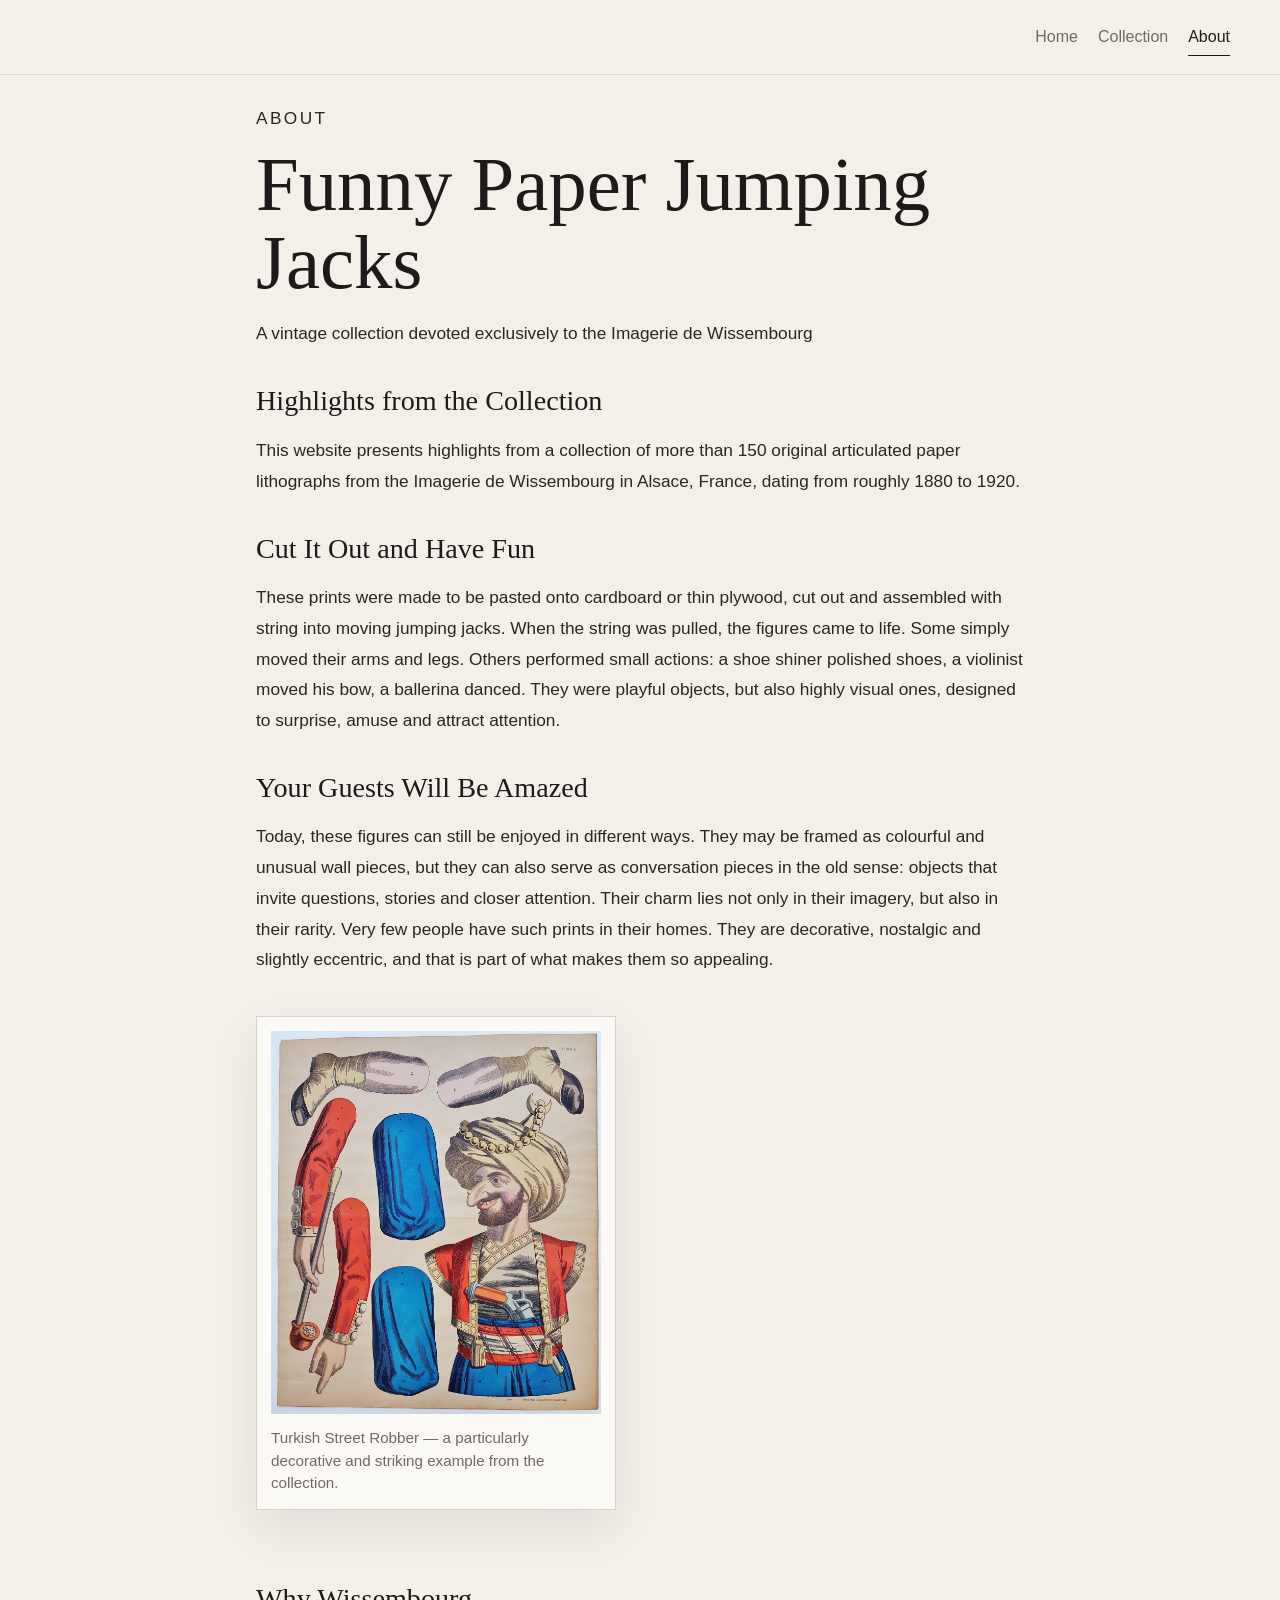
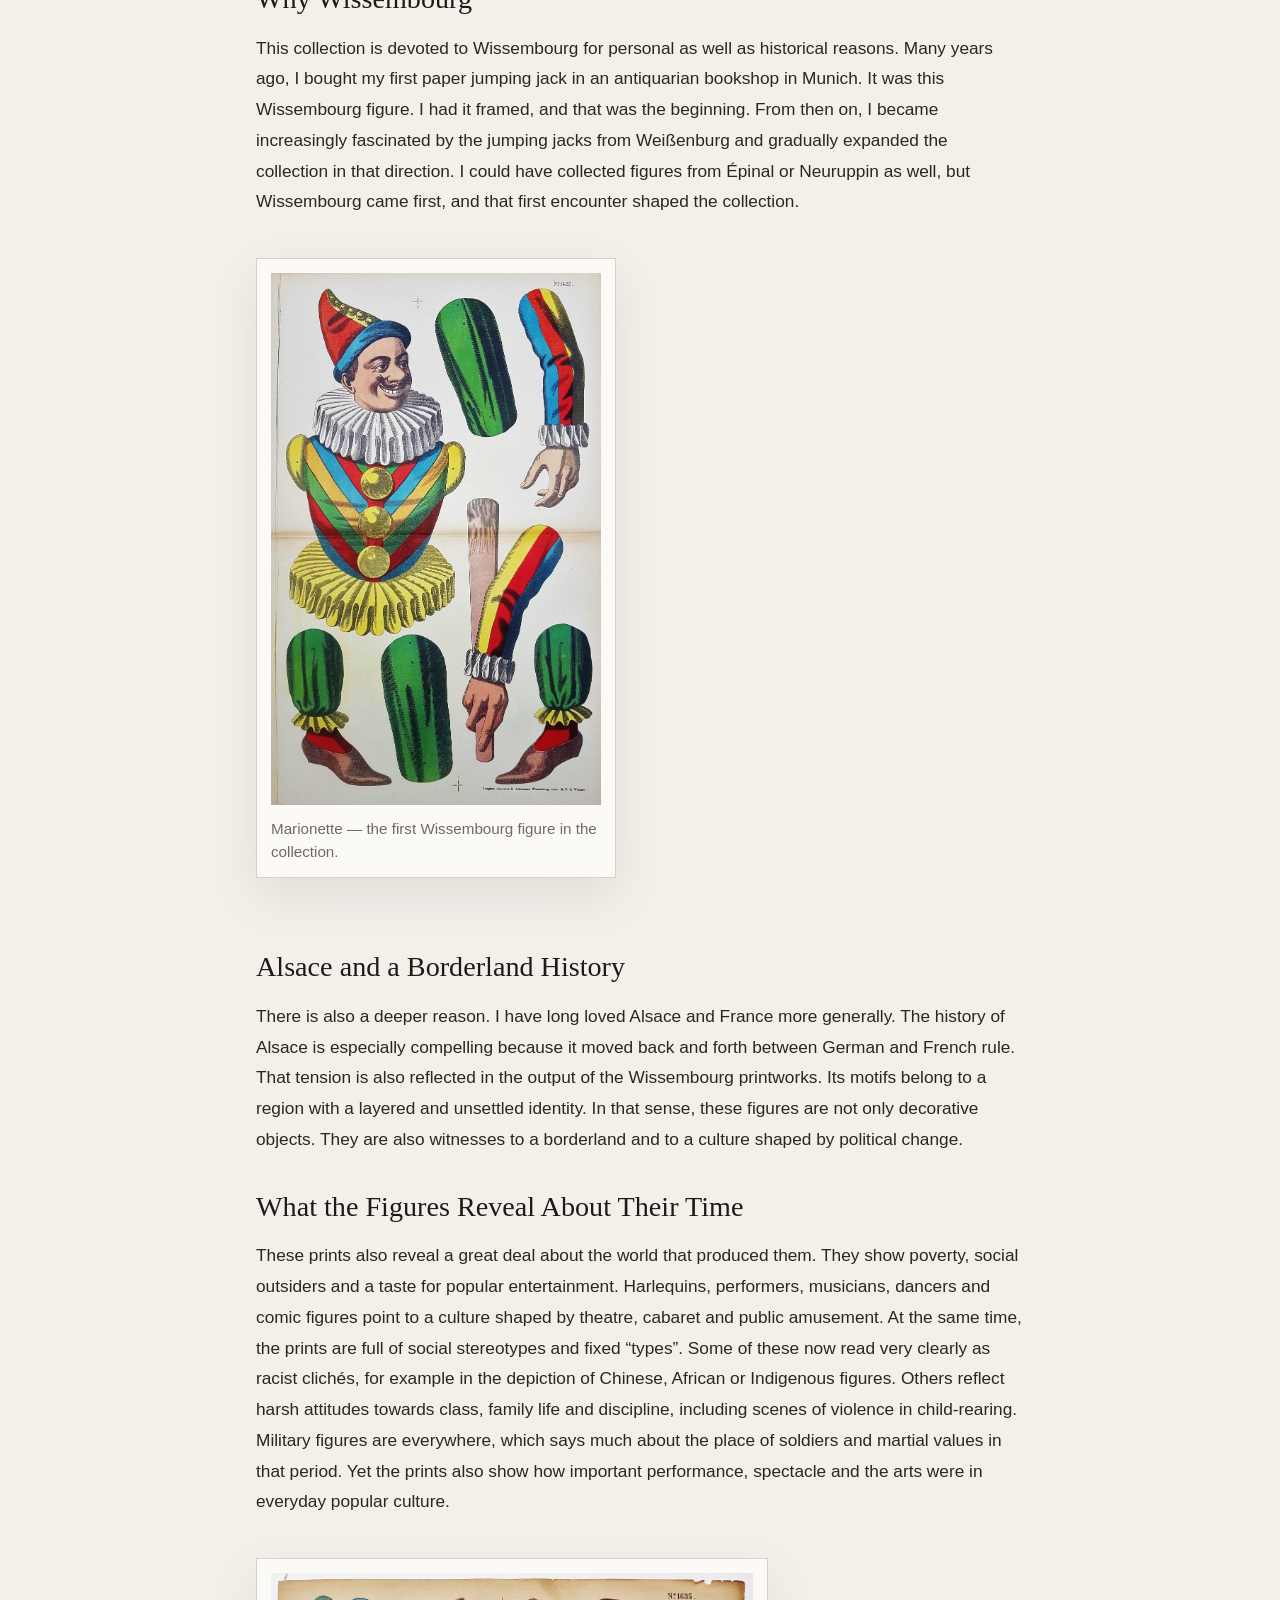
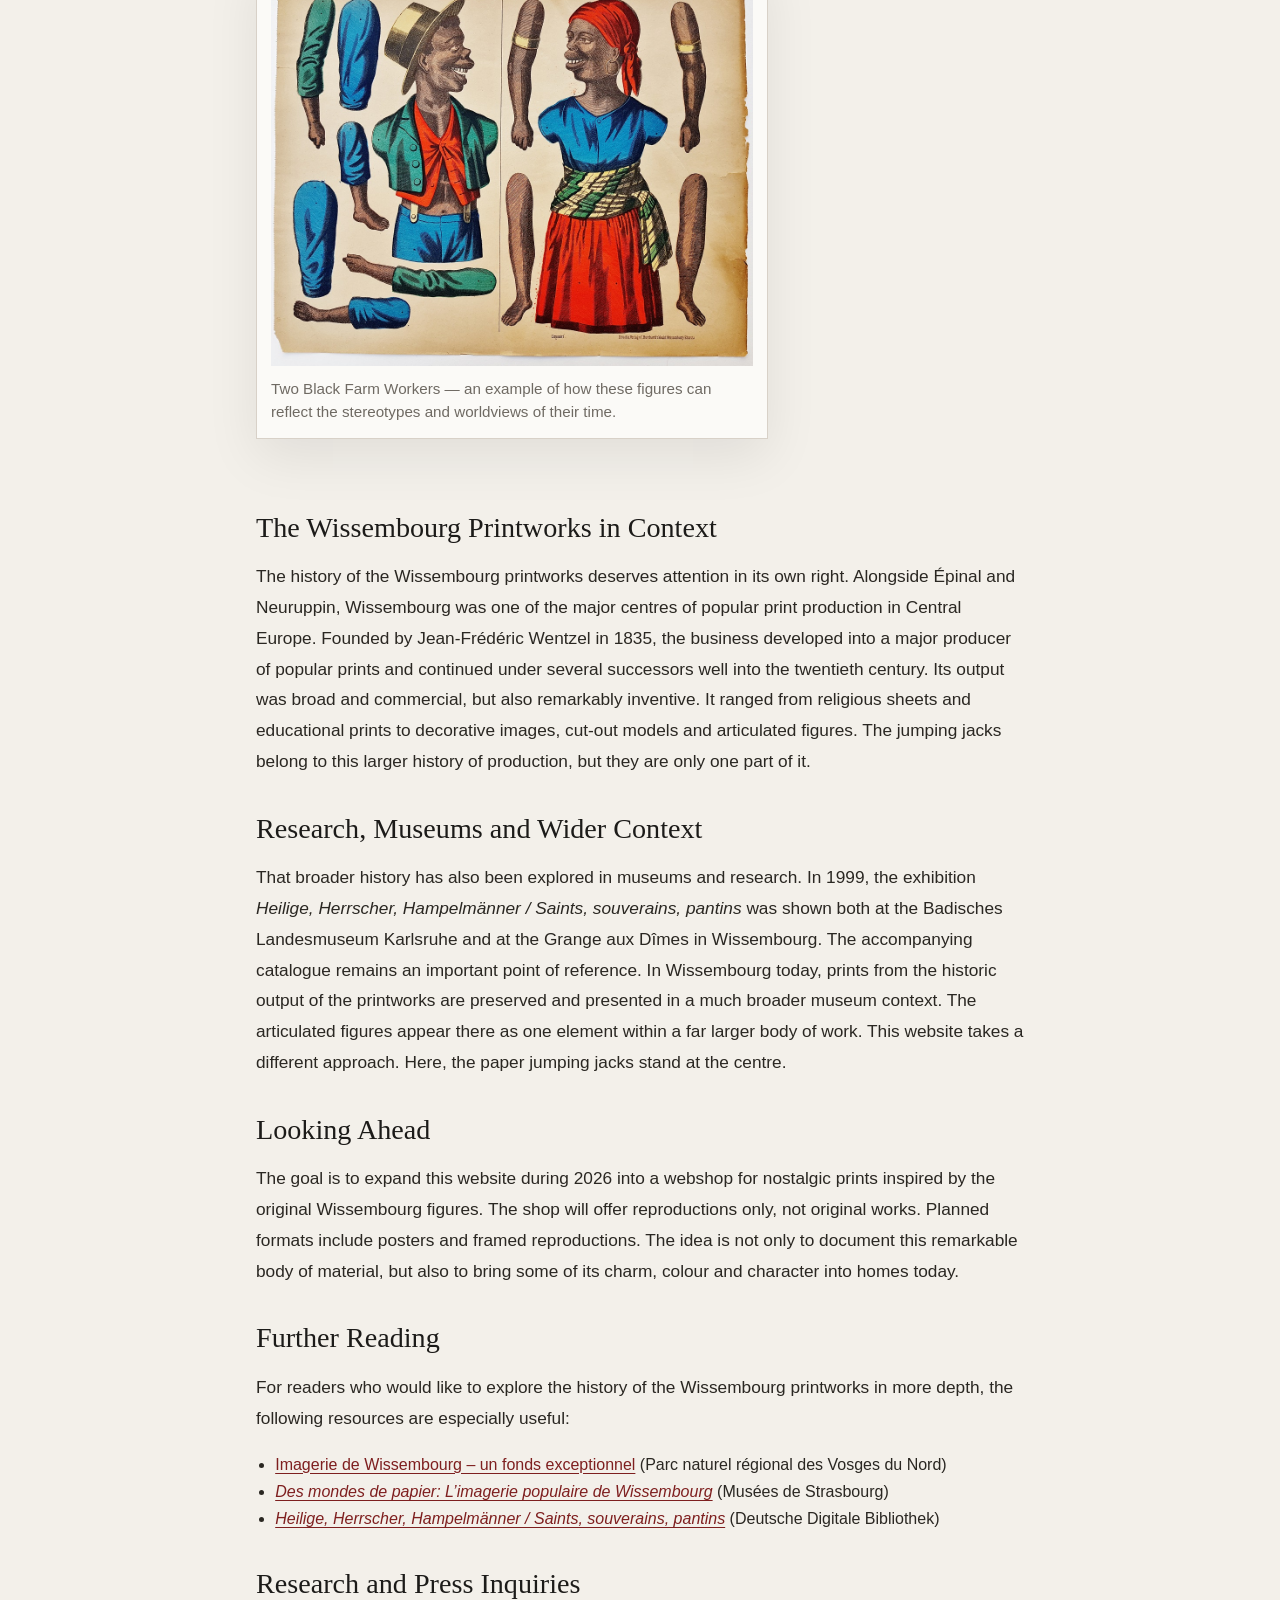
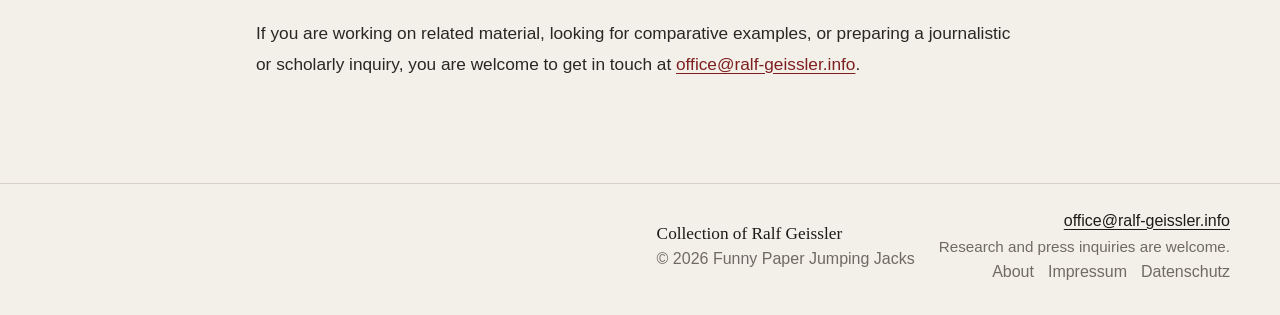
<file: about.html>
<!doctype html>
<html lang="en">
<head>
  <meta charset="utf-8" />
  <meta name="viewport" content="width=device-width, initial-scale=1" />
  <title>About the Collection · Funny Paper Jumping Jacks</title>
  <meta name="description" content="Learn more about this Wissembourg-only vintage print collection, the Imagerie de Wissembourg, and the nostalgic appeal of tactile paper objects in a digital age." />
  <meta name="robots" content="index,follow" />
  <link rel="canonical" href="https://ralf-munich.github.io/funny-paper-jumping-jacks/about.html" />
  <meta property="og:type" content="website" />
  <meta property="og:site_name" content="Funny Paper Jumping Jacks" />
  <meta property="og:title" content="About the Collection · Funny Paper Jumping Jacks" />
  <meta property="og:description" content="Learn more about this Wissembourg-only vintage print collection, the Imagerie de Wissembourg, and the nostalgic appeal of tactile paper objects in a digital age." />
  <meta property="og:url" content="https://ralf-munich.github.io/funny-paper-jumping-jacks/about.html" />
  <meta property="og:image" content="https://ralf-munich.github.io/funny-paper-jumping-jacks/assets/images/catalog/01-364-h-amoureux-grand.jpg" />
  <meta name="twitter:card" content="summary_large_image" />
  <meta name="twitter:title" content="About the Collection · Funny Paper Jumping Jacks" />
  <meta name="twitter:description" content="Learn more about this Wissembourg-only vintage print collection, the Imagerie de Wissembourg, and the nostalgic appeal of tactile paper objects in a digital age." />
  <meta name="twitter:image" content="https://ralf-munich.github.io/funny-paper-jumping-jacks/assets/images/catalog/01-364-h-amoureux-grand.jpg" />
  <link rel="stylesheet" href="assets/css/styles.css" />
</head>
<body>
  <header class="site-header"><div class="wrap header-inner"><nav class="nav"><a href="index.html" class="nav-link">Home</a><a href="collection.html" class="nav-link">Collection</a><a href="about.html" class="nav-link active">About</a></nav></div></header>

<main class="wrap section page-text">
  <p class="eyebrow">About</p>
  <h1>Funny Paper Jumping Jacks</h1>
  <p class="subtitle">A vintage collection devoted exclusively to the Imagerie de Wissembourg</p>

  <h2>Highlights from the Collection</h2>
  <p>This website presents highlights from a collection of more than 150 original articulated paper lithographs from the Imagerie de Wissembourg in Alsace, France, dating from roughly 1880 to 1920.</p>

  <h2>Cut It Out and Have Fun</h2>
  <p>These prints were made to be pasted onto cardboard or thin plywood, cut out and assembled with string into moving jumping jacks. When the string was pulled, the figures came to life. Some simply moved their arms and legs. Others performed small actions: a shoe shiner polished shoes, a violinist moved his bow, a ballerina danced. They were playful objects, but also highly visual ones, designed to surprise, amuse and attract attention.</p>

  <h2>Your Guests Will Be Amazed</h2>
  <p>Today, these figures can still be enjoyed in different ways. They may be framed as colourful and unusual wall pieces, but they can also serve as conversation pieces in the old sense: objects that invite questions, stories and closer attention. Their charm lies not only in their imagery, but also in their rarity. Very few people have such prints in their homes. They are decorative, nostalgic and slightly eccentric, and that is part of what makes them so appealing.</p>
  <figure class="about-figure about-figure-half">
    <img src="assets/images/about/turkish-street-robber-decorative.jpg" alt="Turkish Street Robber from the Wissembourg collection" />
    <figcaption>Turkish Street Robber — a particularly decorative and striking example from the collection.</figcaption>
  </figure>

  <h2>Why Wissembourg</h2>
  <p>This collection is devoted to Wissembourg for personal as well as historical reasons. Many years ago, I bought my first paper jumping jack in an antiquarian bookshop in Munich. It was this Wissembourg figure. I had it framed, and that was the beginning. From then on, I became increasingly fascinated by the jumping jacks from Weißenburg and gradually expanded the collection in that direction. I could have collected figures from Épinal or Neuruppin as well, but Wissembourg came first, and that first encounter shaped the collection.</p>
  <figure class="about-figure about-figure-half">
    <img src="assets/images/about/marionette-first-figure.jpg" alt="Marionette, the first Wissembourg figure in the collection" />
    <figcaption>Marionette — the first Wissembourg figure in the collection.</figcaption>
  </figure>

  <h2>Alsace and a Borderland History</h2>
  <p>There is also a deeper reason. I have long loved Alsace and France more generally. The history of Alsace is especially compelling because it moved back and forth between German and French rule. That tension is also reflected in the output of the Wissembourg printworks. Its motifs belong to a region with a layered and unsettled identity. In that sense, these figures are not only decorative objects. They are also witnesses to a borderland and to a culture shaped by political change.</p>

  <h2>What the Figures Reveal About Their Time</h2>
  <p>These prints also reveal a great deal about the world that produced them. They show poverty, social outsiders and a taste for popular entertainment. Harlequins, performers, musicians, dancers and comic figures point to a culture shaped by theatre, cabaret and public amusement. At the same time, the prints are full of social stereotypes and fixed “types”. Some of these now read very clearly as racist clichés, for example in the depiction of Chinese, African or Indigenous figures. Others reflect harsh attitudes towards class, family life and discipline, including scenes of violence in child-rearing. Military figures are everywhere, which says much about the place of soldiers and martial values in that period. Yet the prints also show how important performance, spectacle and the arts were in everyday popular culture.</p>
  <figure class="about-figure about-figure-wide">
    <img src="assets/images/about/two-black-farm-workers-zeitgeist.jpg" alt="Two Black Farm Workers, illustrating historical stereotypes in the figures" />
    <figcaption>Two Black Farm Workers — an example of how these figures can reflect the stereotypes and worldviews of their time.</figcaption>
  </figure>

  <h2>The Wissembourg Printworks in Context</h2>
  <p>The history of the Wissembourg printworks deserves attention in its own right. Alongside Épinal and Neuruppin, Wissembourg was one of the major centres of popular print production in Central Europe. Founded by Jean-Frédéric Wentzel in 1835, the business developed into a major producer of popular prints and continued under several successors well into the twentieth century. Its output was broad and commercial, but also remarkably inventive. It ranged from religious sheets and educational prints to decorative images, cut-out models and articulated figures. The jumping jacks belong to this larger history of production, but they are only one part of it.</p>

  <h2>Research, Museums and Wider Context</h2>
  <p>That broader history has also been explored in museums and research. In 1999, the exhibition <em>Heilige, Herrscher, Hampelmänner / Saints, souverains, pantins</em> was shown both at the Badisches Landesmuseum Karlsruhe and at the Grange aux Dîmes in Wissembourg. The accompanying catalogue remains an important point of reference. In Wissembourg today, prints from the historic output of the printworks are preserved and presented in a much broader museum context. The articulated figures appear there as one element within a far larger body of work. This website takes a different approach. Here, the paper jumping jacks stand at the centre.</p>

  <h2>Looking Ahead</h2>
  <p>The goal is to expand this website during 2026 into a webshop for nostalgic prints inspired by the original Wissembourg figures. The shop will offer reproductions only, not original works. Planned formats include posters and framed reproductions. The idea is not only to document this remarkable body of material, but also to bring some of its charm, colour and character into homes today.</p>

  <h2>Further Reading</h2>
  <p>For readers who would like to explore the history of the Wissembourg printworks in more depth, the following resources are especially useful:</p>
  <ul>
    <li><a href="https://www.parc-vosges-nord.fr/article/imagerie-de-wissembourg-un-fonds-exceptionnel" target="_blank" rel="noopener noreferrer">Imagerie de Wissembourg – un fonds exceptionnel</a> (Parc naturel régional des Vosges du Nord)</li>
    <li><a href="https://www.musees.strasbourg.eu/edition/-/entity/id/277846/Des%2Bmondes%2Bde%2Bpapier" target="_blank" rel="noopener noreferrer"><em>Des mondes de papier: L’imagerie populaire de Wissembourg</em></a> (Musées de Strasbourg)</li>
    <li><a href="https://www.deutsche-digitale-bibliothek.de/item/ZDYTWN2Q4ZJPMFYTGCAB35FST3EG3FRZ" target="_blank" rel="noopener noreferrer"><em>Heilige, Herrscher, Hampelmänner / Saints, souverains, pantins</em></a> (Deutsche Digitale Bibliothek)</li>
  </ul>

  <h2>Research and Press Inquiries</h2>
  <p>If you are working on related material, looking for comparative examples, or preparing a journalistic or scholarly inquiry, you are welcome to get in touch at <a href="mailto:office@ralf-geissler.info">office@ralf-geissler.info</a>.</p>
</main>

<footer class="site-footer">
  <div class="wrap footer-inner">
    <div>
      <div class="footer-title">Collection of Ralf Geissler</div>
      <div class="footer-copy">© 2026 Funny Paper Jumping Jacks</div>
    </div>
    <div class="footer-contact">
      <a class="footer-email-link" href="mailto:office@ralf-geissler.info">office@ralf-geissler.info</a>
      <p class="footer-note">Research and press inquiries are welcome.</p>
      <nav class="footer-links" aria-label="Footer">
        <a href="about.html">About</a>
        <a href="impressum.html">Impressum</a>
        <a href="datenschutz.html">Datenschutz</a>
      </nav>
    </div>
  </div>
</footer>  <script src="assets/js/site.js"></script>
</body>
</html>
</file>
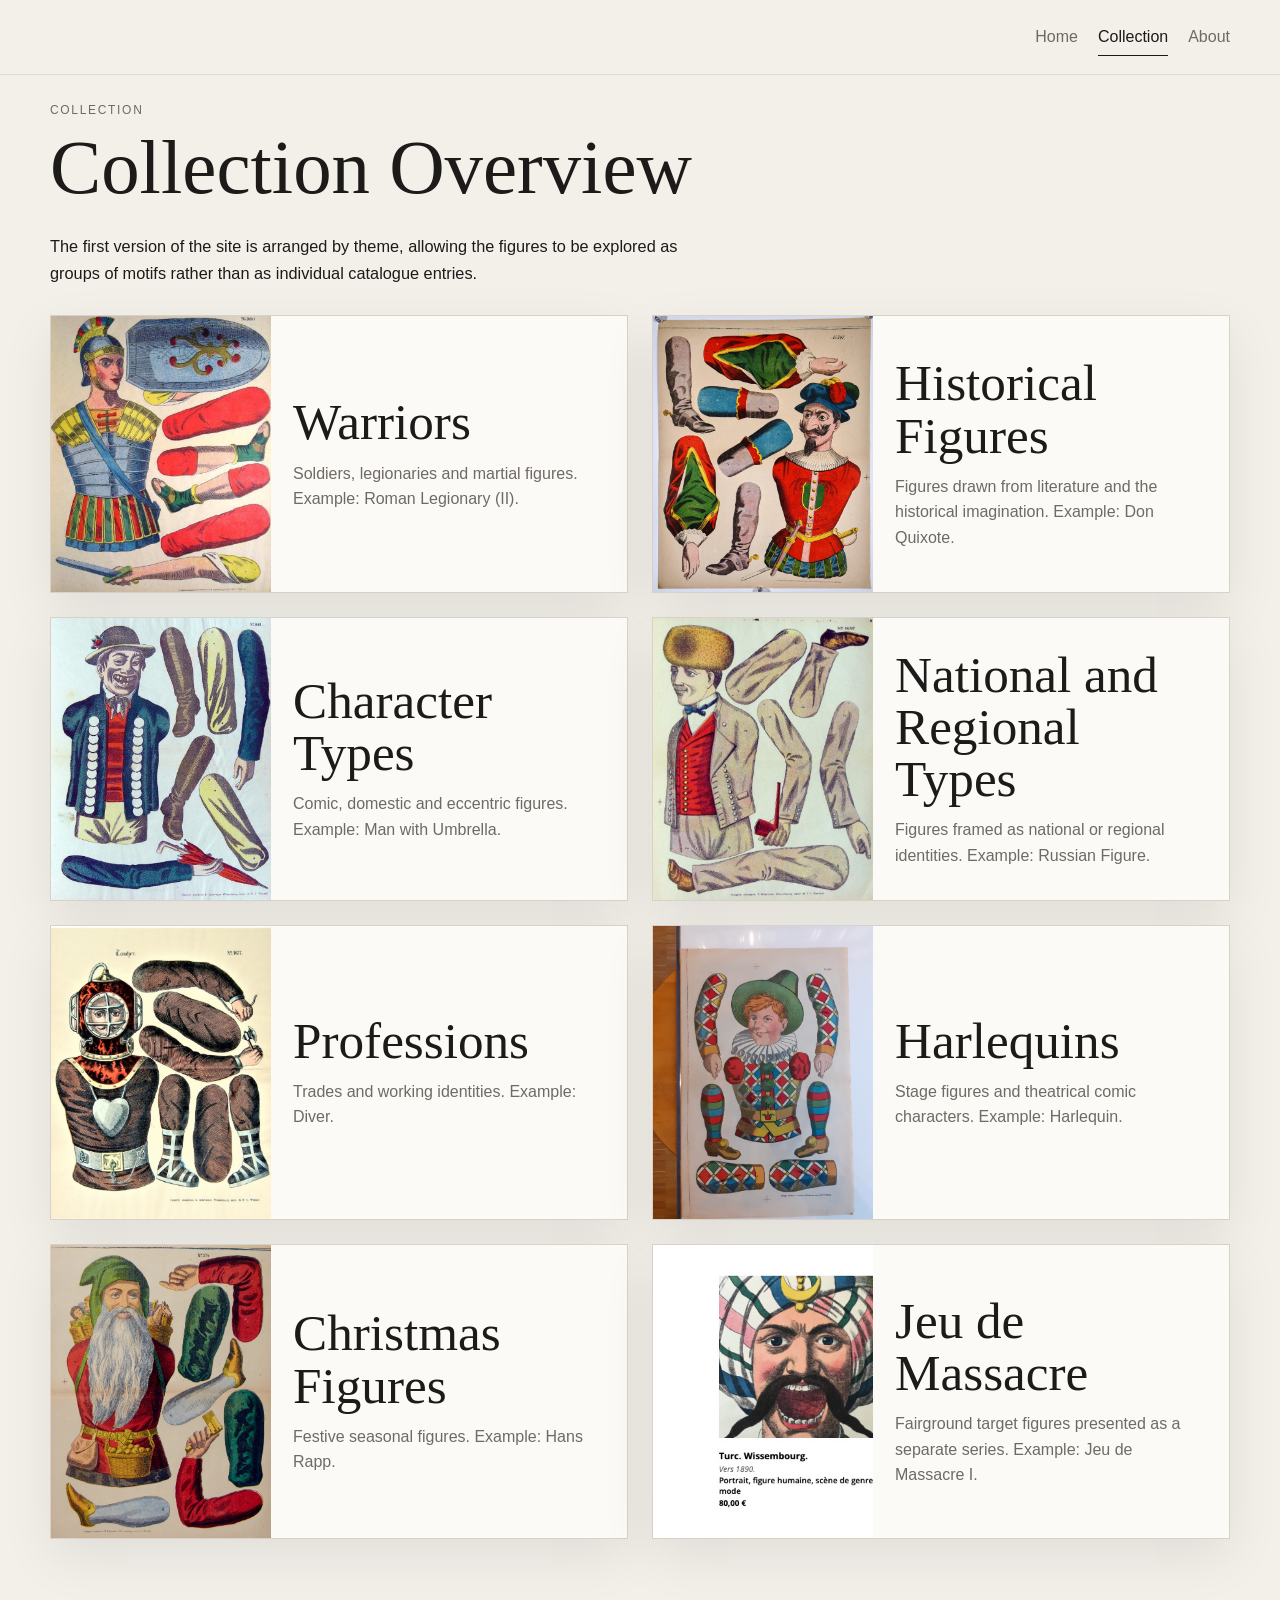
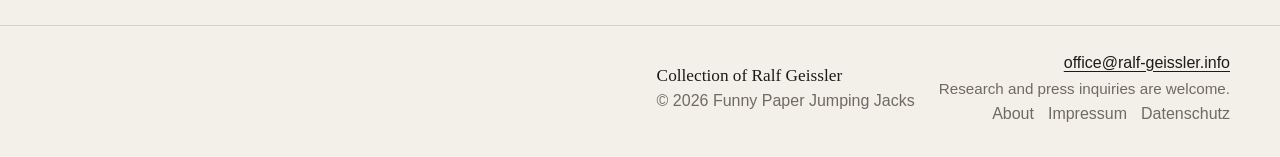
<file: collection.html>
<!doctype html>
<html lang="en">
<head>
  <meta charset="utf-8" />
  <meta name="viewport" content="width=device-width, initial-scale=1" />
  <title>Collection · Funny Paper Jumping Jacks</title>
  <meta name="description" content="Browse the main categories of the Funny Paper Jumping Jacks collection, from warriors and harlequins to historical figures and seasonal prints." />
  <meta name="robots" content="index,follow" />
  <link rel="canonical" href="https://ralf-munich.github.io/funny-paper-jumping-jacks/collection.html" />
  <meta property="og:type" content="website" />
  <meta property="og:site_name" content="Funny Paper Jumping Jacks" />
  <meta property="og:title" content="Collection · Funny Paper Jumping Jacks" />
  <meta property="og:description" content="Browse the main categories of the Funny Paper Jumping Jacks collection, from warriors and harlequins to historical figures and seasonal prints." />
  <meta property="og:url" content="https://ralf-munich.github.io/funny-paper-jumping-jacks/collection.html" />
  <meta property="og:image" content="https://ralf-munich.github.io/funny-paper-jumping-jacks/assets/images/catalog/01-380-legionnaire-romain.jpg" />
  <meta name="twitter:card" content="summary_large_image" />
  <meta name="twitter:title" content="Collection · Funny Paper Jumping Jacks" />
  <meta name="twitter:description" content="Browse the main categories of the Funny Paper Jumping Jacks collection, from warriors and harlequins to historical figures and seasonal prints." />
  <meta name="twitter:image" content="https://ralf-munich.github.io/funny-paper-jumping-jacks/assets/images/catalog/01-380-legionnaire-romain.jpg" />
  <link rel="stylesheet" href="assets/css/styles.css" />
</head>
<body>
  <header class="site-header"><div class="wrap header-inner"><nav class="nav"><a href="index.html" class="nav-link">Home</a><a href="collection.html" class="nav-link active">Collection</a><a href="about.html" class="nav-link">About</a></nav></div></header>

<main class="wrap section">
  <div class="section-heading narrow">
    <p class="eyebrow">Collection</p>
    <h1>Collection Overview</h1>
    <p class="lead small">The first version of the site is arranged by theme, allowing the figures to be explored as groups of motifs rather than as individual catalogue entries.</p>
  </div>
  <div class="category-grid"><a class="category-card" href="categories/warriors.html"><img src="assets/images/catalog/01-380-legionnaire-romain.jpg" alt="Warriors" /><div class="category-card-text"><h2>Warriors</h2><p>Soldiers, legionaries and martial figures. Example: Roman Legionary (II).</p></div></a><a class="category-card" href="categories/historical-figures.html"><img src="assets/images/catalog/01-347-don-quichotte.jpg" alt="Historical Figures" /><div class="category-card-text"><h2>Historical Figures</h2><p>Figures drawn from literature and the historical imagination. Example: Don Quixote.</p></div></a><a class="category-card" href="categories/character-types.html"><img src="assets/images/catalog/01-1643-homme-au-parapluie.jpg" alt="Character Types" /><div class="category-card-text"><h2>Character Types</h2><p>Comic, domestic and eccentric figures. Example: Man with Umbrella.</p></div></a><a class="category-card" href="categories/national-and-regional-types.html"><img src="assets/images/catalog/01-1697-russe.jpg" alt="National and Regional Types" /><div class="category-card-text"><h2>National and Regional Types</h2><p>Figures framed as national or regional identities. Example: Russian Figure.</p></div></a><a class="category-card" href="categories/professions.html"><img src="assets/images/catalog/01-1677-taucher.jpg" alt="Professions" /><div class="category-card-text"><h2>Professions</h2><p>Trades and working identities. Example: Diver.</p></div></a><a class="category-card" href="categories/harlequins.html"><img src="assets/images/catalog/01-1433-harlekin-grand.jpg" alt="Harlequins" /><div class="category-card-text"><h2>Harlequins</h2><p>Stage figures and theatrical comic characters. Example: Harlequin.</p></div></a><a class="category-card" href="categories/father-christmas.html"><img src="assets/images/catalog/01-374-weihnachtsmann-hans-rapp.jpg" alt="Christmas Figures" /><div class="category-card-text"><h2>Christmas Figures</h2><p>Festive seasonal figures. Example: Hans Rapp.</p></div></a><a class="category-card" href="categories/jeu-de-massacre.html"><img src="assets/images/catalog/08-jeu-de-massacre-1.jpg" alt="Jeu de Massacre" /><div class="category-card-text"><h2>Jeu de Massacre</h2><p>Fairground target figures presented as a separate series. Example: Jeu de Massacre I.</p></div></a></div>
</main>
<footer class="site-footer">
  <div class="wrap footer-inner">
    <div>
      <div class="footer-title">Collection of Ralf Geissler</div>
      <div class="footer-copy">© 2026 Funny Paper Jumping Jacks</div>
    </div>
    <div class="footer-contact">
      <a class="footer-email-link" href="mailto:office@ralf-geissler.info">office@ralf-geissler.info</a>
      <p class="footer-note">Research and press inquiries are welcome.</p>
      <nav class="footer-links" aria-label="Footer">
        <a href="about.html">About</a>
        <a href="impressum.html">Impressum</a>
        <a href="datenschutz.html">Datenschutz</a>
      </nav>
    </div>
  </div>
</footer>

  <script src="assets/js/site.js"></script>
</body>
</html>
</file>
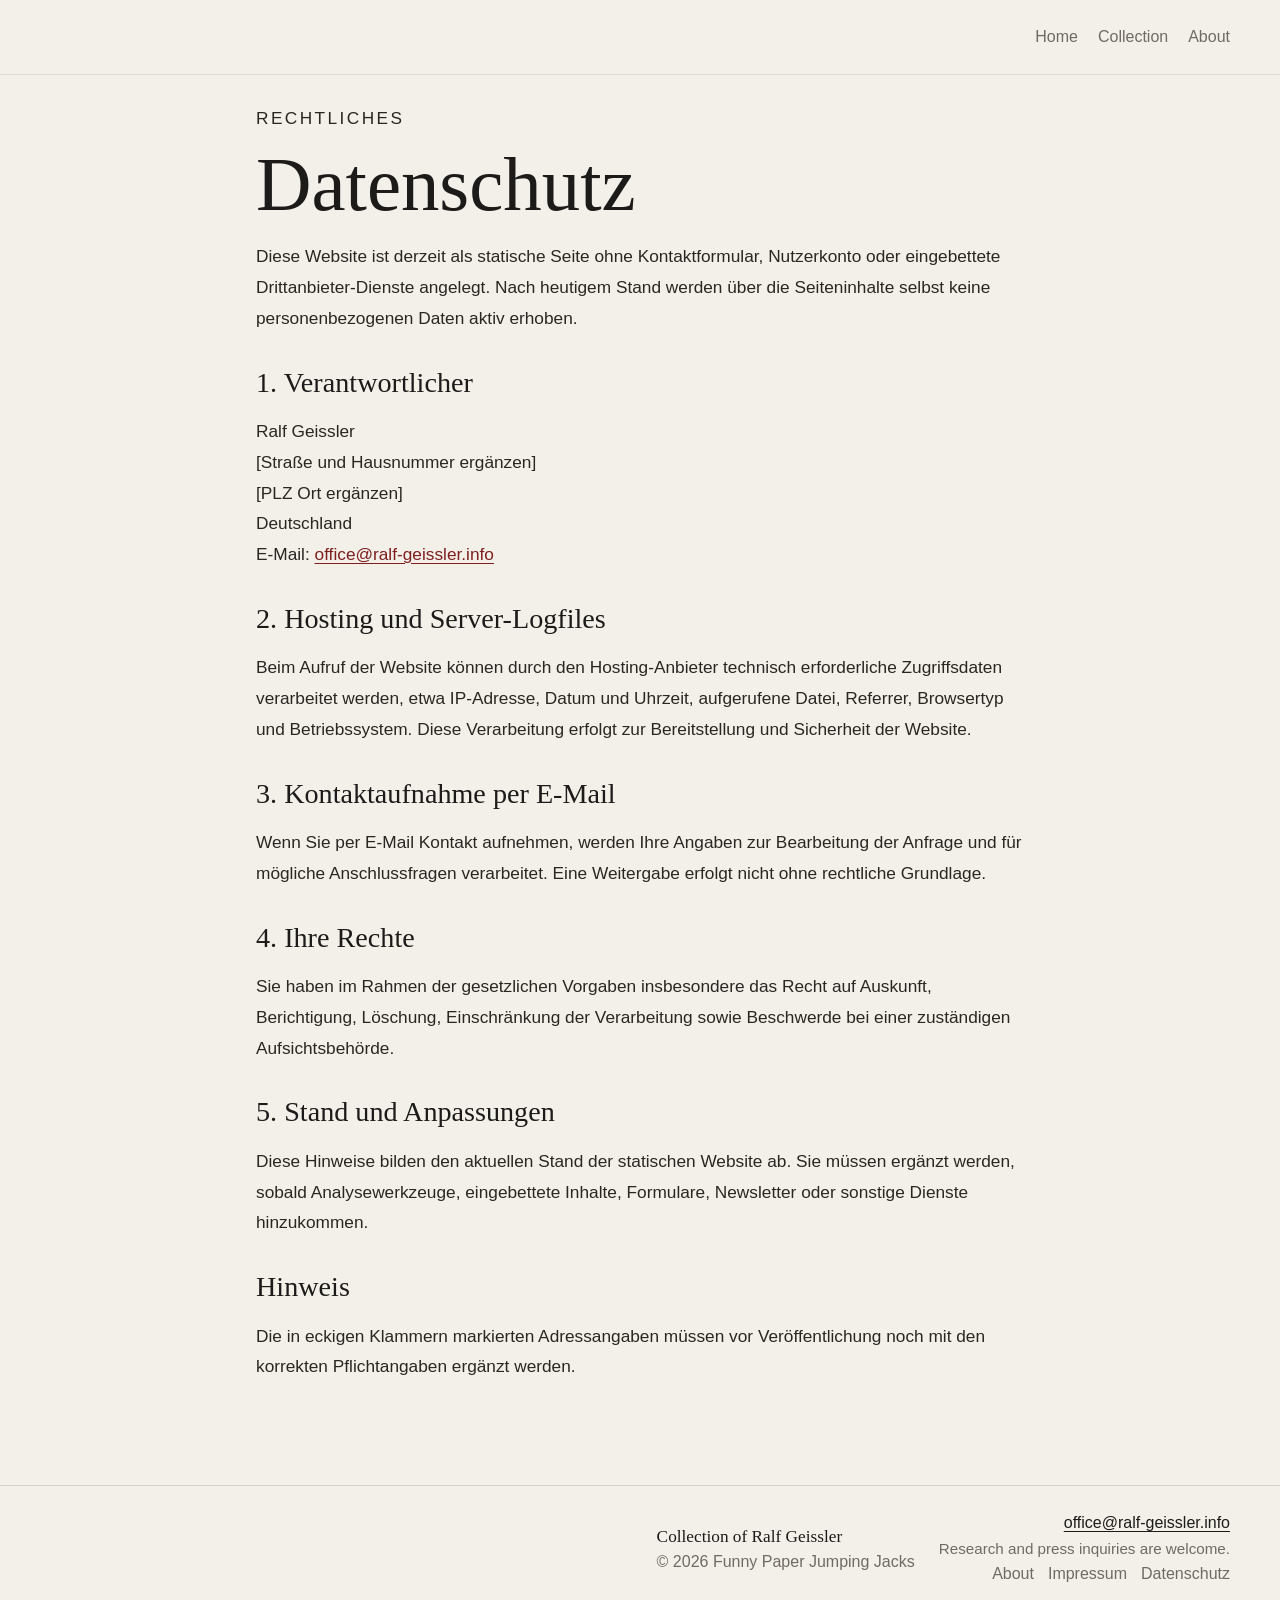
<file: datenschutz.html>
<!doctype html>
<html lang="de">
<head>
  <meta charset="utf-8" />
  <meta name="viewport" content="width=device-width, initial-scale=1" />
  <title>Datenschutz · Funny Paper Jumping Jacks</title>
  <meta name="description" content="Datenschutzhinweise für die Website Funny Paper Jumping Jacks." />
  <meta name="robots" content="index,follow" />
  <link rel="canonical" href="https://ralf-munich.github.io/funny-paper-jumping-jacks/datenschutz.html" />
  <meta property="og:type" content="website" />
  <meta property="og:site_name" content="Funny Paper Jumping Jacks" />
  <meta property="og:title" content="Datenschutz · Funny Paper Jumping Jacks" />
  <meta property="og:description" content="Datenschutzhinweise für die Website Funny Paper Jumping Jacks." />
  <meta property="og:url" content="https://ralf-munich.github.io/funny-paper-jumping-jacks/datenschutz.html" />
  <meta property="og:image" content="https://ralf-munich.github.io/funny-paper-jumping-jacks/assets/images/catalog/01-364-h-amoureux-grand.jpg" />
  <meta name="twitter:card" content="summary_large_image" />
  <meta name="twitter:title" content="Datenschutz · Funny Paper Jumping Jacks" />
  <meta name="twitter:description" content="Datenschutzhinweise für die Website Funny Paper Jumping Jacks." />
  <meta name="twitter:image" content="https://ralf-munich.github.io/funny-paper-jumping-jacks/assets/images/catalog/01-364-h-amoureux-grand.jpg" />
  <link rel="stylesheet" href="assets/css/styles.css" />
</head>
<body>
  <header class="site-header"><div class="wrap header-inner"><nav class="nav"><a href="index.html" class="nav-link">Home</a><a href="collection.html" class="nav-link">Collection</a><a href="about.html" class="nav-link">About</a></nav></div></header>
  <main class="wrap section page-text legal-page">
    <p class="eyebrow">Rechtliches</p>
    <h1>Datenschutz</h1>
    <p>Diese Website ist derzeit als statische Seite ohne Kontaktformular, Nutzerkonto oder eingebettete Drittanbieter-Dienste angelegt. Nach heutigem Stand werden über die Seiteninhalte selbst keine personenbezogenen Daten aktiv erhoben.</p>

    <h2>1. Verantwortlicher</h2>
    <p>
      Ralf Geissler<br />
      [Straße und Hausnummer ergänzen]<br />
      [PLZ Ort ergänzen]<br />
      Deutschland<br />
      E-Mail: <a href="mailto:office@ralf-geissler.info">office@ralf-geissler.info</a>
    </p>

    <h2>2. Hosting und Server-Logfiles</h2>
    <p>Beim Aufruf der Website können durch den Hosting-Anbieter technisch erforderliche Zugriffsdaten verarbeitet werden, etwa IP-Adresse, Datum und Uhrzeit, aufgerufene Datei, Referrer, Browsertyp und Betriebssystem. Diese Verarbeitung erfolgt zur Bereitstellung und Sicherheit der Website.</p>

    <h2>3. Kontaktaufnahme per E-Mail</h2>
    <p>Wenn Sie per E-Mail Kontakt aufnehmen, werden Ihre Angaben zur Bearbeitung der Anfrage und für mögliche Anschlussfragen verarbeitet. Eine Weitergabe erfolgt nicht ohne rechtliche Grundlage.</p>

    <h2>4. Ihre Rechte</h2>
    <p>Sie haben im Rahmen der gesetzlichen Vorgaben insbesondere das Recht auf Auskunft, Berichtigung, Löschung, Einschränkung der Verarbeitung sowie Beschwerde bei einer zuständigen Aufsichtsbehörde.</p>

    <h2>5. Stand und Anpassungen</h2>
    <p>Diese Hinweise bilden den aktuellen Stand der statischen Website ab. Sie müssen ergänzt werden, sobald Analysewerkzeuge, eingebettete Inhalte, Formulare, Newsletter oder sonstige Dienste hinzukommen.</p>

    <h2>Hinweis</h2>
    <p>Die in eckigen Klammern markierten Adressangaben müssen vor Veröffentlichung noch mit den korrekten Pflichtangaben ergänzt werden.</p>
  </main>
<footer class="site-footer">
  <div class="wrap footer-inner">
    <div>
      <div class="footer-title">Collection of Ralf Geissler</div>
      <div class="footer-copy">© 2026 Funny Paper Jumping Jacks</div>
    </div>
    <div class="footer-contact">
      <a class="footer-email-link" href="mailto:office@ralf-geissler.info">office@ralf-geissler.info</a>
      <p class="footer-note">Research and press inquiries are welcome.</p>
      <nav class="footer-links" aria-label="Footer">
        <a href="about.html">About</a>
        <a href="impressum.html">Impressum</a>
        <a href="datenschutz.html">Datenschutz</a>
      </nav>
    </div>
  </div>
</footer>  <script src="assets/js/site.js"></script>
</body>
</html>
</file>
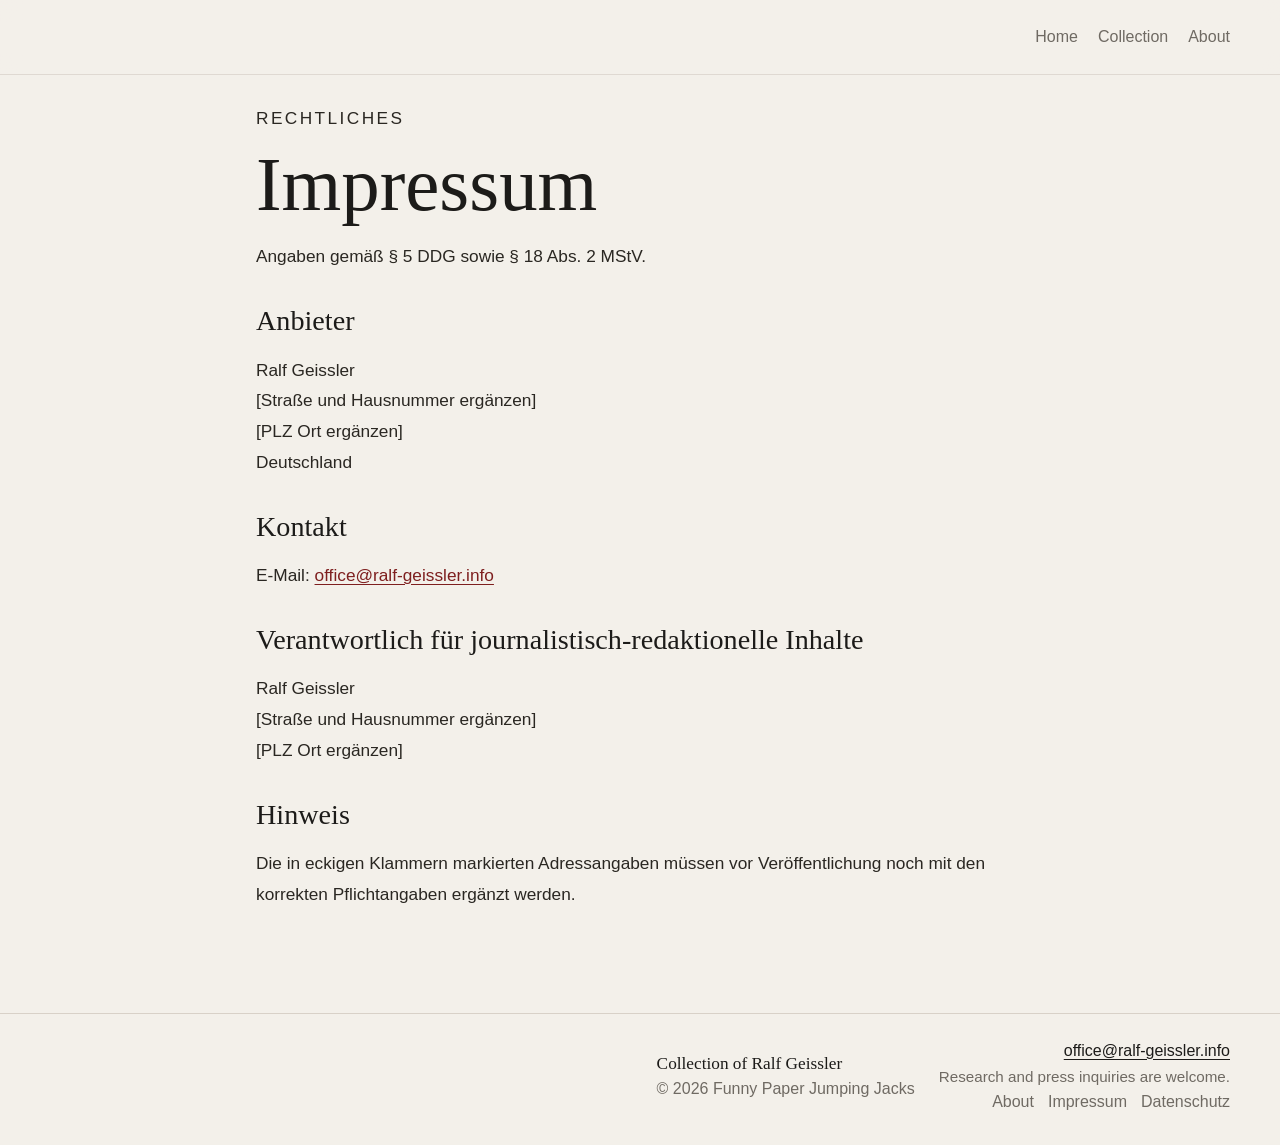
<file: impressum.html>
<!doctype html>
<html lang="de">
<head>
  <meta charset="utf-8" />
  <meta name="viewport" content="width=device-width, initial-scale=1" />
  <title>Impressum · Funny Paper Jumping Jacks</title>
  <meta name="description" content="Impressum der Website Funny Paper Jumping Jacks." />
  <meta name="robots" content="index,follow" />
  <link rel="canonical" href="https://ralf-munich.github.io/funny-paper-jumping-jacks/impressum.html" />
  <meta property="og:type" content="website" />
  <meta property="og:site_name" content="Funny Paper Jumping Jacks" />
  <meta property="og:title" content="Impressum · Funny Paper Jumping Jacks" />
  <meta property="og:description" content="Impressum der Website Funny Paper Jumping Jacks." />
  <meta property="og:url" content="https://ralf-munich.github.io/funny-paper-jumping-jacks/impressum.html" />
  <meta property="og:image" content="https://ralf-munich.github.io/funny-paper-jumping-jacks/assets/images/catalog/01-364-h-amoureux-grand.jpg" />
  <meta name="twitter:card" content="summary_large_image" />
  <meta name="twitter:title" content="Impressum · Funny Paper Jumping Jacks" />
  <meta name="twitter:description" content="Impressum der Website Funny Paper Jumping Jacks." />
  <meta name="twitter:image" content="https://ralf-munich.github.io/funny-paper-jumping-jacks/assets/images/catalog/01-364-h-amoureux-grand.jpg" />
  <link rel="stylesheet" href="assets/css/styles.css" />
</head>
<body>
  <header class="site-header"><div class="wrap header-inner"><nav class="nav"><a href="index.html" class="nav-link">Home</a><a href="collection.html" class="nav-link">Collection</a><a href="about.html" class="nav-link">About</a></nav></div></header>
  <main class="wrap section page-text legal-page">
    <p class="eyebrow">Rechtliches</p>
    <h1>Impressum</h1>
    <p>Angaben gemäß § 5 DDG sowie § 18 Abs. 2 MStV.</p>

    <h2>Anbieter</h2>
    <p>
      Ralf Geissler<br />
      [Straße und Hausnummer ergänzen]<br />
      [PLZ Ort ergänzen]<br />
      Deutschland
    </p>

    <h2>Kontakt</h2>
    <p>
      E-Mail: <a href="mailto:office@ralf-geissler.info">office@ralf-geissler.info</a>
    </p>

    <h2>Verantwortlich für journalistisch-redaktionelle Inhalte</h2>
    <p>
      Ralf Geissler<br />
      [Straße und Hausnummer ergänzen]<br />
      [PLZ Ort ergänzen]
    </p>

    <h2>Hinweis</h2>
    <p>Die in eckigen Klammern markierten Adressangaben müssen vor Veröffentlichung noch mit den korrekten Pflichtangaben ergänzt werden.</p>
  </main>
<footer class="site-footer">
  <div class="wrap footer-inner">
    <div>
      <div class="footer-title">Collection of Ralf Geissler</div>
      <div class="footer-copy">© 2026 Funny Paper Jumping Jacks</div>
    </div>
    <div class="footer-contact">
      <a class="footer-email-link" href="mailto:office@ralf-geissler.info">office@ralf-geissler.info</a>
      <p class="footer-note">Research and press inquiries are welcome.</p>
      <nav class="footer-links" aria-label="Footer">
        <a href="about.html">About</a>
        <a href="impressum.html">Impressum</a>
        <a href="datenschutz.html">Datenschutz</a>
      </nav>
    </div>
  </div>
</footer>  <script src="assets/js/site.js"></script>
</body>
</html>
</file>
<file: assets/css/styles.css>
:root {
  --bg: #f3f0ea;
  --panel: #fbfaf7;
  --ink: #1c1b19;
  --muted: #6f6a63;
  --line: #d8d1c8;
  --accent: #7e1f1f;
  --shadow: 0 18px 50px rgba(0,0,0,0.08);
}
* { box-sizing: border-box; }
html { scroll-behavior: smooth; }
body {
  margin: 0;
  font-family: -apple-system, BlinkMacSystemFont, "Segoe UI", sans-serif;
  background: var(--bg);
  color: var(--ink);
}
a { color: inherit; text-decoration: none; }
img { max-width: 100%; display: block; }
.wrap { width: min(1180px, calc(100% - 48px)); margin: 0 auto; }
.site-header {
  position: sticky; top: 0; z-index: 10;
  backdrop-filter: blur(12px);
  background: rgba(243,240,234,0.88);
  border-bottom: 1px solid rgba(216,209,200,0.7);
}
.header-inner { display: flex; align-items: center; justify-content: flex-end; min-height: 74px; gap: 24px; }
.brand { font-family: Georgia, "Times New Roman", serif; font-size: 1.35rem; letter-spacing: 0.01em; }
.nav { display: flex; gap: 20px; flex-wrap: wrap; }
.nav-link { color: var(--muted); padding: 8px 0; position: relative; }
.nav-link.active, .nav-link:hover { color: var(--ink); }
.nav-link.active::after { content: ''; position: absolute; left: 0; right: 0; bottom: -2px; height: 1px; background: var(--ink); }
.hero { display: grid; grid-template-columns: repeat(2, minmax(0, 1fr)); gap: 24px; align-items: center; padding: 44px 0 28px; }
.eyebrow { text-transform: uppercase; letter-spacing: 0.14em; font-size: 0.75rem; color: var(--muted); margin: 0 0 12px; }
h1, h2, h3 { font-family: Georgia, "Times New Roman", serif; font-weight: 500; line-height: 1.02; margin: 0; }
h1 { font-size: clamp(2.7rem, 6vw, 5.4rem); }
h2 { font-size: clamp(2rem, 4vw, 3.2rem); }
h3 { font-size: 1.4rem; }
.subtitle { margin: 16px 0 0; font-size: 1.05rem; color: var(--muted); max-width: 38rem; }
.lead { margin: 26px 0 0; font-size: 1.18rem; line-height: 1.65; max-width: 42rem; }
.lead.small { font-size: 1.02rem; max-width: 40rem; }
.hero-image {
  background: var(--panel);
  border: 1px solid var(--line);
  padding: 0;
  box-shadow: var(--shadow);
  justify-self: stretch;
  width: 90%;
  max-width: none;
  margin-left: auto;
  margin-right: 0;
  overflow: hidden;
  cursor: pointer;
}
button.hero-image {
  appearance: none;
  -webkit-appearance: none;
  text-align: left;
}
.hero-image img {
  width: 108%;
  max-width: none;
  margin: -2% 0 0 -4%;
}
.section { padding: 28px 0 86px; }
.section-tight { padding-top: 8px; }
.section-heading { margin-bottom: 28px; }
.section-heading.narrow { max-width: 48rem; }
.category-grid {
  display: grid; grid-template-columns: repeat(2, minmax(0,1fr)); gap: 24px;
}
.category-card {
  display: grid; grid-template-columns: 220px 1fr; gap: 22px; align-items: stretch;
  background: var(--panel); border: 1px solid var(--line); box-shadow: var(--shadow);
  transition: transform .2s ease, box-shadow .2s ease;
}
.category-card:hover { transform: translateY(-3px); box-shadow: 0 24px 55px rgba(0,0,0,0.12); }
.category-card img { width: 100%; height: 100%; object-fit: cover; min-height: 220px; }
.category-card-text { padding: 24px 24px 24px 0; display:flex; flex-direction:column; justify-content:center; }
.category-card-text p { margin: 12px 0 0; color: var(--muted); line-height: 1.6; }
.page-text { max-width: 48rem; }
.page-text h2 {
  font-size: clamp(1.35rem, 2.2vw, 1.9rem);
  line-height: 1.18;
  margin-top: 2.2rem;
}
.page-text p { font-size: 1.08rem; line-height: 1.78; color: #2a2722; }
.page-text ul {
  padding-left: 1.2rem;
  color: #2a2722;
  line-height: 1.7;
}
.about-figure {
  display: inline-block;
  margin: 1.5rem auto 2.3rem 0;
  background: var(--panel);
  border: 1px solid var(--line);
  box-shadow: var(--shadow);
  padding: 14px;
  vertical-align: top;
}
.about-figure-half {
  inline-size: min(50%, 360px);
}
.about-figure-wide {
  inline-size: min(66.666%, 520px);
}
.about-figure img {
  display: block;
  width: 100%;
  max-width: 100%;
  height: auto;
}
.about-figure figcaption {
  margin-top: 0.8rem;
  color: var(--muted);
  font-size: 0.95rem;
  line-height: 1.5;
}
.gallery-grid { display: grid; grid-template-columns: repeat(3, minmax(0,1fr)); gap: 24px; }
.gallery-item {
  padding: 0; border: 1px solid var(--line); background: var(--panel); box-shadow: var(--shadow);
  cursor: pointer; text-align: left; font: inherit; color: inherit;
}
.gallery-item img { width: 100%; aspect-ratio: 0.82; object-fit: cover; background: #efe9df; }
.gallery-item span { display: block; padding: 14px 16px 16px; color: var(--muted); }
.site-footer { border-top: 1px solid var(--line); padding: 28px 0 34px; }
.footer-inner { display: flex; justify-content: flex-end; gap: 24px; align-items: center; }
.footer-title { font-family: Georgia, "Times New Roman", serif; font-size: 1.08rem; }
.footer-copy { color: var(--muted); margin-top: 6px; }
.footer-contact {
  display: flex;
  flex-direction: column;
  align-items: flex-end;
  gap: 8px;
}
.footer-email-link {
  font-weight: 500;
  text-decoration: underline;
  text-underline-offset: 0.16em;
}
.footer-note {
  margin: 0;
  color: var(--muted);
  font-size: 0.95rem;
}
.footer-links {
  display: flex;
  flex-wrap: wrap;
  gap: 14px;
}
.footer-links a {
  color: var(--muted);
}
.footer-links a:hover,
.footer-links a:focus-visible,
.footer-email-link:hover,
.footer-email-link:focus-visible {
  color: var(--ink);
}
.page-text a {
  color: var(--accent);
  text-decoration: underline;
  text-underline-offset: 0.16em;
}
.page-text a:hover,
.page-text a:focus-visible {
  color: #5e1414;
}
.legal-page h2 {
  margin-top: 2rem;
}
.legal-page p + p {
  margin-top: 1rem;
}
.lightbox { position: fixed; inset: 0; display: none; align-items: center; justify-content: center; z-index: 30; }
.lightbox.open { display: flex; }
.lightbox-backdrop { position:absolute; inset:0; background: rgba(20,20,20,.72); }
.lightbox-panel { position:relative; max-width:min(90vw, 1100px); max-height:90vh; background: var(--panel); padding: 20px; box-shadow: var(--shadow); }
.lightbox-image { max-height: calc(90vh - 100px); width: auto; margin: 0 auto; }
.lightbox-caption { margin: 12px 0 0; color: var(--muted); text-align: center; }
.lightbox-close { position:absolute; top:10px; right:12px; border:0; background:transparent; font-size:2rem; cursor:pointer; color:#333; }
@media (max-width: 980px) {
  .hero { grid-template-columns: 1fr; gap: 28px; }
  .hero-image {
    width: 100%;
    max-width: none;
    margin-left: 0;
    margin-right: 0;
    overflow: hidden;
  }
  .hero-image img {
    width: 100%;
    margin: 0;
  }
  .category-grid { grid-template-columns: 1fr; }
  .category-card {
    grid-template-columns: 1fr;
    gap: 0;
  }
  .category-card img {
    min-height: 0;
    aspect-ratio: 16 / 10;
    object-fit: cover;
  }
  .category-card-text {
    padding: 18px 20px 20px;
    background: var(--panel);
    border-top: 1px solid var(--line);
  }
  .gallery-grid { grid-template-columns: repeat(2, minmax(0,1fr)); }
  .about-figure-half {
    inline-size: min(58%, 360px);
  }
  .about-figure-wide {
    inline-size: min(78%, 520px);
  }
}
@media (max-width: 680px) {
  .wrap { width: min(100% - 28px, 1180px); }
  .header-inner, .footer-inner { flex-direction: column; align-items:flex-start; }
  .footer-contact { align-items: flex-start; }
  .gallery-grid { grid-template-columns: 1fr; }
  .category-card-text { padding: 16px 18px 18px; }
  .about-figure {
    display: block;
    margin-right: 0;
  }
  .about-figure-half,
  .about-figure-wide {
    inline-size: 100%;
  }
}
</file>
